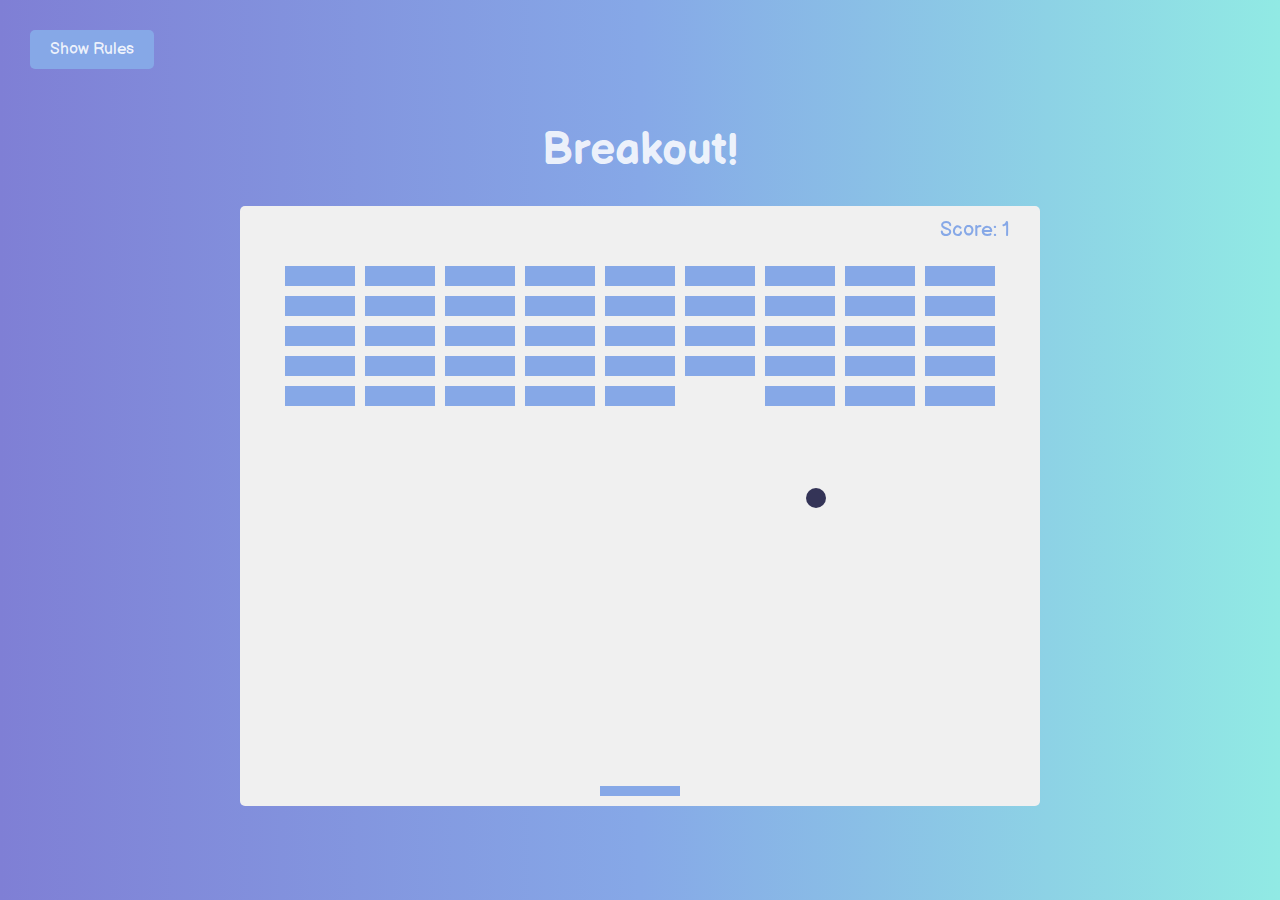
<file: assets/Games/Breakout Game/index.html>
<!DOCTYPE html>
<html lang="en">
  <head>
    <meta charset="UTF-8" />
    <meta name="viewport" content="width=device-width, initial-scale=1.0" />
    <link rel="stylesheet" href="style.css" />
    <title>Breakout Game</title>

    <link rel="icon" href="https://i.ibb.co/M6KTWnf/pic.jpg" />
  </head>
  <body>
    <h1>Breakout!</h1>
    <button id="rules-btn" class="btn rules-btn">Show Rules</button>
    <div id="rules" class="rules">
      <h2>How To Play:</h2>
      <p>
        Use your right and left keys to move the paddle to bounce the ball up
        and break the blocks.
      </p>
      <p>If you miss the ball, your score and the blocks will reset.</p>
      <button id="close-btn" class="btn">Close</button>
    </div>
    <canvas id="canvas"></canvas>
    <script src="script.js"></script>
  </body>
</html>
</file>
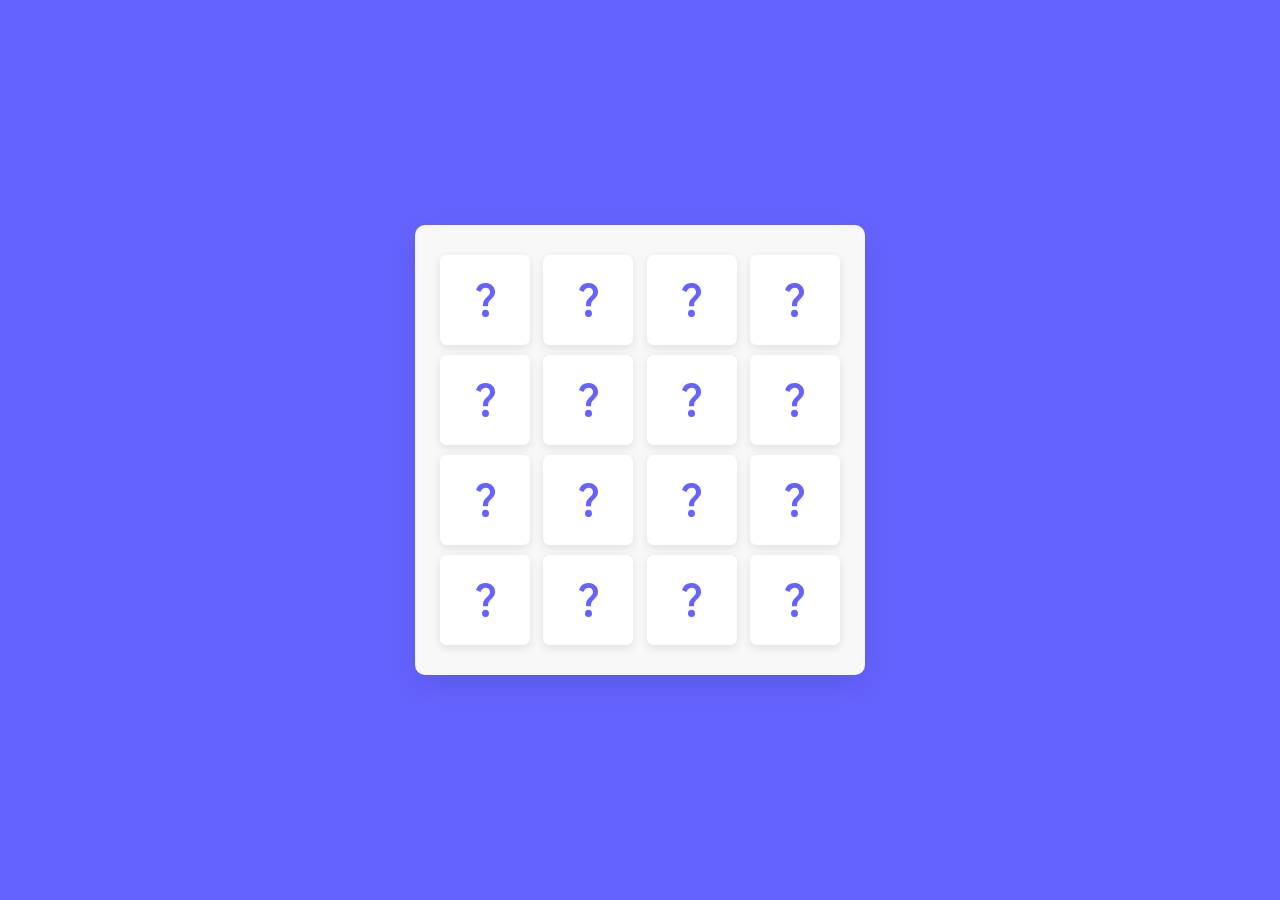
<file: assets/Games/Memory Card Game/index.html>
<!doctype html>
<html lang="en" dir="ltr"> 
 <head> 
  <meta charset="utf-8"> 
  <title>Talha - Memory Card Game</title> 

  <!-- 👇🏻👇🏻👇🏻👇🏻👇🏻👇🏻👇🏻👇🏻👇🏻👇🏻👇🏻👇🏻👇🏻👇🏻👇🏻👇🏻👇🏻👇🏻👇🏻👇🏻👇🏻👇🏻👇🏻👇🏻👇🏻👇🏻👇🏻👇🏻👇🏻👇🏻👇🏻👇🏻👇🏻👇🏻👇🏻👇🏻👇🏻👇🏻👇🏻👇🏻👇🏻👇🏻👇🏻-->
	<!-- Also uploaded the demo of this code in a gif : https://c.tenor.com/x8v1oNUOmg4AAAAd/tenor.gif-->
	<!-- 👆🏻👆🏻👆🏻👆🏻👆🏻👆🏻👆🏻👆🏻👆🏻👆🏻👆🏻👆🏻👆🏻👆🏻👆🏻👆🏻👆🏻👆🏻👆🏻👆🏻👆🏻👆🏻👆🏻👆🏻👆🏻👆🏻👆🏻👆🏻👆🏻👆🏻👆🏻👆🏻👆🏻👆🏻👆🏻👆🏻👆🏻👆🏻👆🏻👆🏻👆🏻👆🏻👆🏻-->

	<!-- 👇🏻👇🏻👇🏻👇🏻👇🏻👇🏻👇🏻👇🏻👇🏻👇🏻👇🏻👇🏻👇🏻👇🏻👇🏻👇🏻👇🏻👇🏻👇🏻👇🏻👇🏻👇🏻👇🏻👇🏻👇🏻👇🏻👇🏻👇🏻👇🏻👇🏻👇🏻👇🏻👇🏻👇🏻👇🏻👇🏻👇🏻👇🏻👇🏻👇🏻👇🏻👇🏻👇🏻-->
	<!-- More html-css-js Games Calculators Games Cards Elements Projects on https://www.github.com/he-is-talha --> 
	<!-- 👆🏻👆🏻👆🏻👆🏻👆🏻👆🏻👆🏻👆🏻👆🏻👆🏻👆🏻👆🏻👆🏻👆🏻👆🏻👆🏻👆🏻👆🏻👆🏻👆🏻👆🏻👆🏻👆🏻👆🏻👆🏻👆🏻👆🏻👆🏻👆🏻👆🏻👆🏻👆🏻👆🏻👆🏻👆🏻👆🏻👆🏻👆🏻👆🏻👆🏻👆🏻👆🏻👆🏻-->

	<link rel="icon" href="https://i.ibb.co/M6KTWnf/pic.jpg">
  <link rel="stylesheet" href="style.css"> 
  <meta name="viewport" content="width=device-width, initial-scale=1.0"> 
 </head> 
 <body> 
  <div class="wrapper"> 
   <ul class="cards"> 
    <li class="card"> 
     <div class="view front-view"> 
      <img src="images/que_icon.svg" alt="icon"> 
     </div> 
     <div class="view back-view"> 
      <img src="images/img-1.png" alt="card-img"> 
     </div> </li> 
    <li class="card"> 
     <div class="view front-view"> 
      <img src="images/que_icon.svg" alt="icon"> 
     </div> 
     <div class="view back-view"> 
      <img src="images/img-6.png" alt="card-img"> 
     </div> </li> 
    <li class="card"> 
     <div class="view front-view"> 
      <img src="images/que_icon.svg" alt="icon"> 
     </div> 
     <div class="view back-view"> 
      <img src="images/img-3.png" alt="card-img"> 
     </div> </li> 
    <li class="card"> 
     <div class="view front-view"> 
      <img src="images/que_icon.svg" alt="icon"> 
     </div> 
     <div class="view back-view"> 
      <img src="images/img-2.png" alt="card-img"> 
     </div> </li> 
    <li class="card"> 
     <div class="view front-view"> 
      <img src="images/que_icon.svg" alt="icon"> 
     </div> 
     <div class="view back-view"> 
      <img src="images/img-1.png" alt="card-img"> 
     </div> </li> 
    <li class="card"> 
     <div class="view front-view"> 
      <img src="images/que_icon.svg" alt="icon"> 
     </div> 
     <div class="view back-view"> 
      <img src="images/img-5.png" alt="card-img"> 
     </div> </li> 
    <li class="card"> 
     <div class="view front-view"> 
      <img src="images/que_icon.svg" alt="icon"> 
     </div> 
     <div class="view back-view"> 
      <img src="images/img-2.png" alt="card-img"> 
     </div> </li> 
    <li class="card"> 
     <div class="view front-view"> 
      <img src="images/que_icon.svg" alt="icon"> 
     </div> 
     <div class="view back-view"> 
      <img src="images/img-6.png" alt="card-img"> 
     </div> </li> 
    <li class="card"> 
     <div class="view front-view"> 
      <img src="images/que_icon.svg" alt="icon"> 
     </div> 
     <div class="view back-view"> 
      <img src="images/img-3.png" alt="card-img"> 
     </div> </li> 
    <li class="card"> 
     <div class="view front-view"> 
      <img src="images/que_icon.svg" alt="icon"> 
     </div> 
     <div class="view back-view"> 
      <img src="images/img-4.png" alt="card-img"> 
     </div> </li> 
    <li class="card"> 
     <div class="view front-view"> 
      <img src="images/que_icon.svg" alt="icon"> 
     </div> 
     <div class="view back-view"> 
      <img src="images/img-5.png" alt="card-img"> 
     </div> </li> 
    <li class="card"> 
     <div class="view front-view"> 
      <img src="images/que_icon.svg" alt="icon"> 
     </div> 
     <div class="view back-view"> 
      <img src="images/img-4.png" alt="card-img"> 
     </div> </li> 
    <li class="card"> 
     <div class="view front-view"> 
      <img src="images/que_icon.svg" alt="icon"> 
     </div> 
     <div class="view back-view"> 
      <img src="images/img-4.png" alt="card-img"> 
     </div> </li> 
    <li class="card"> 
     <div class="view front-view"> 
      <img src="images/que_icon.svg" alt="icon"> 
     </div> 
     <div class="view back-view"> 
      <img src="images/img-4.png" alt="card-img"> 
     </div> </li> 
    <li class="card"> 
     <div class="view front-view"> 
      <img src="images/que_icon.svg" alt="icon"> 
     </div> 
     <div class="view back-view"> 
      <img src="images/img-4.png" alt="card-img"> 
     </div> </li> 
    <li class="card"> 
     <div class="view front-view"> 
      <img src="images/que_icon.svg" alt="icon"> 
     </div> 
     <div class="view back-view"> 
      <img src="images/img-4.png" alt="card-img"> 
     </div> </li> 
   </ul> 
  </div> 
  <script src="script.js"></script> 
 
</body></html>
</file>
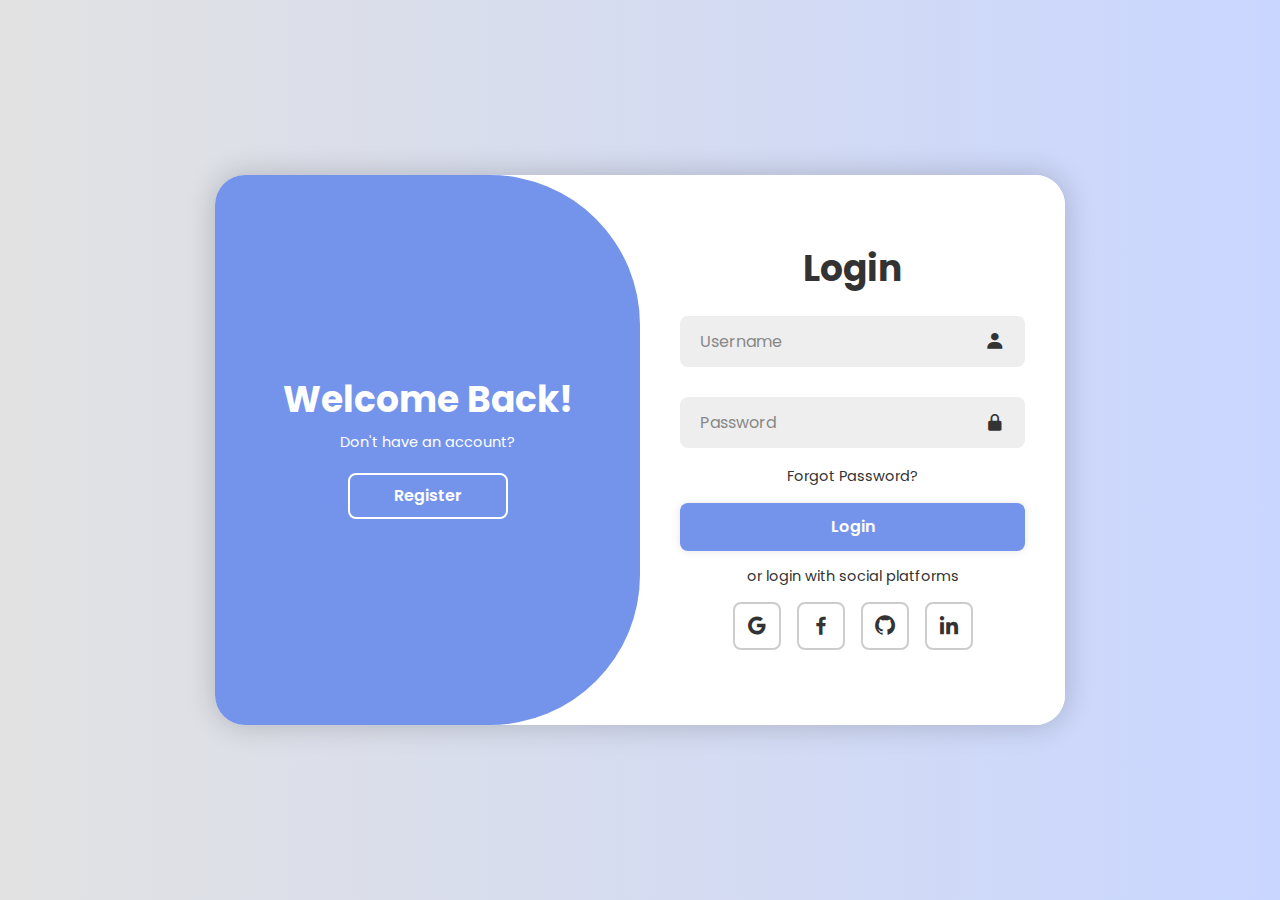
<file: LoginSignup.html>
<!DOCTYPE html>
<html lang="en">
  <head>
    <meta charset="UTF-8" />
    <meta name="viewport" content="width=device-width, initial-scale=1.0" />
    <title>Login/Signup Form</title>
    <link rel="stylesheet" href="./login.css" />
    <link
      href="https://unpkg.com/boxicons@2.1.4/css/boxicons.min.css"
      rel="stylesheet"
    />
  </head>
  <body>
    <div class="container">
      <div class="form-box login">
        <form id="loginForm">
          <h1>Login</h1>
          <div class="input-box">
            <input
              type="text"
              id="loginUsername"
              placeholder="Username"
              required
            />
            <i class="bx bxs-user"></i>
          </div>
          <div class="input-box">
            <input
              type="password"
              id="loginPassword"
              placeholder="Password"
              required
            />
            <i class="bx bxs-lock-alt"></i>
          </div>
          <div class="forgot-link">
            <a href="#">Forgot Password?</a>
          </div>
          <button type="submit" class="btn">Login</button>
          <div id="loginError" class="error-message"></div>
          <p>or login with social platforms</p>
          <div class="social-icons">
            <a href="#"><i class="bx bxl-google"></i></a>
            <a href="#"><i class="bx bxl-facebook"></i></a>
            <a href="#"><i class="bx bxl-github"></i></a>
            <a href="#"><i class="bx bxl-linkedin"></i></a>
          </div>
        </form>
      </div>

      <div class="form-box register">
        <form id="registerForm">
          <h1>Registration</h1>
          <div class="input-box">
            <input
              type="text"
              id="registerUsername"
              placeholder="Username"
              required
            />
            <i class="bx bxs-user"></i>
          </div>
          <div class="input-box">
            <input
              type="email"
              id="registerEmail"
              placeholder="Email"
              required
            />
            <i class="bx bxs-envelope"></i>
          </div>
          <div class="input-box">
            <input
              type="password"
              id="registerPassword"
              placeholder="Password"
              required
            />
            <i class="bx bxs-lock-alt"></i>
          </div>
          <button type="submit" class="btn">Register</button>
          <div id="registerError" class="error-message"></div>
          <div id="registerSuccess" class="success-message"></div>
          <p>or register with social platforms</p>
          <div class="social-icons">
            <a href="#"><i class="bx bxl-google"></i></a>
            <a href="#"><i class="bx bxl-facebook"></i></a>
            <a href="#"><i class="bx bxl-github"></i></a>
            <a href="#"><i class="bx bxl-linkedin"></i></a>
          </div>
        </form>
      </div>

      <div class="toggle-box">
        <div class="toggle-panel toggle-left">
          <h1>Welcome Back!</h1>
          <p>Don't have an account?</p>
          <button class="btn register-btn">Register</button>
        </div>

        <div class="toggle-panel toggle-right">
          <h1>Hello, Welcome!</h1>
          <p>Already have an account?</p>
          <button class="btn login-btn">Login</button>
        </div>
      </div>
    </div>

    <script src="./login.js"></script>
  </body>
</html>
</file>
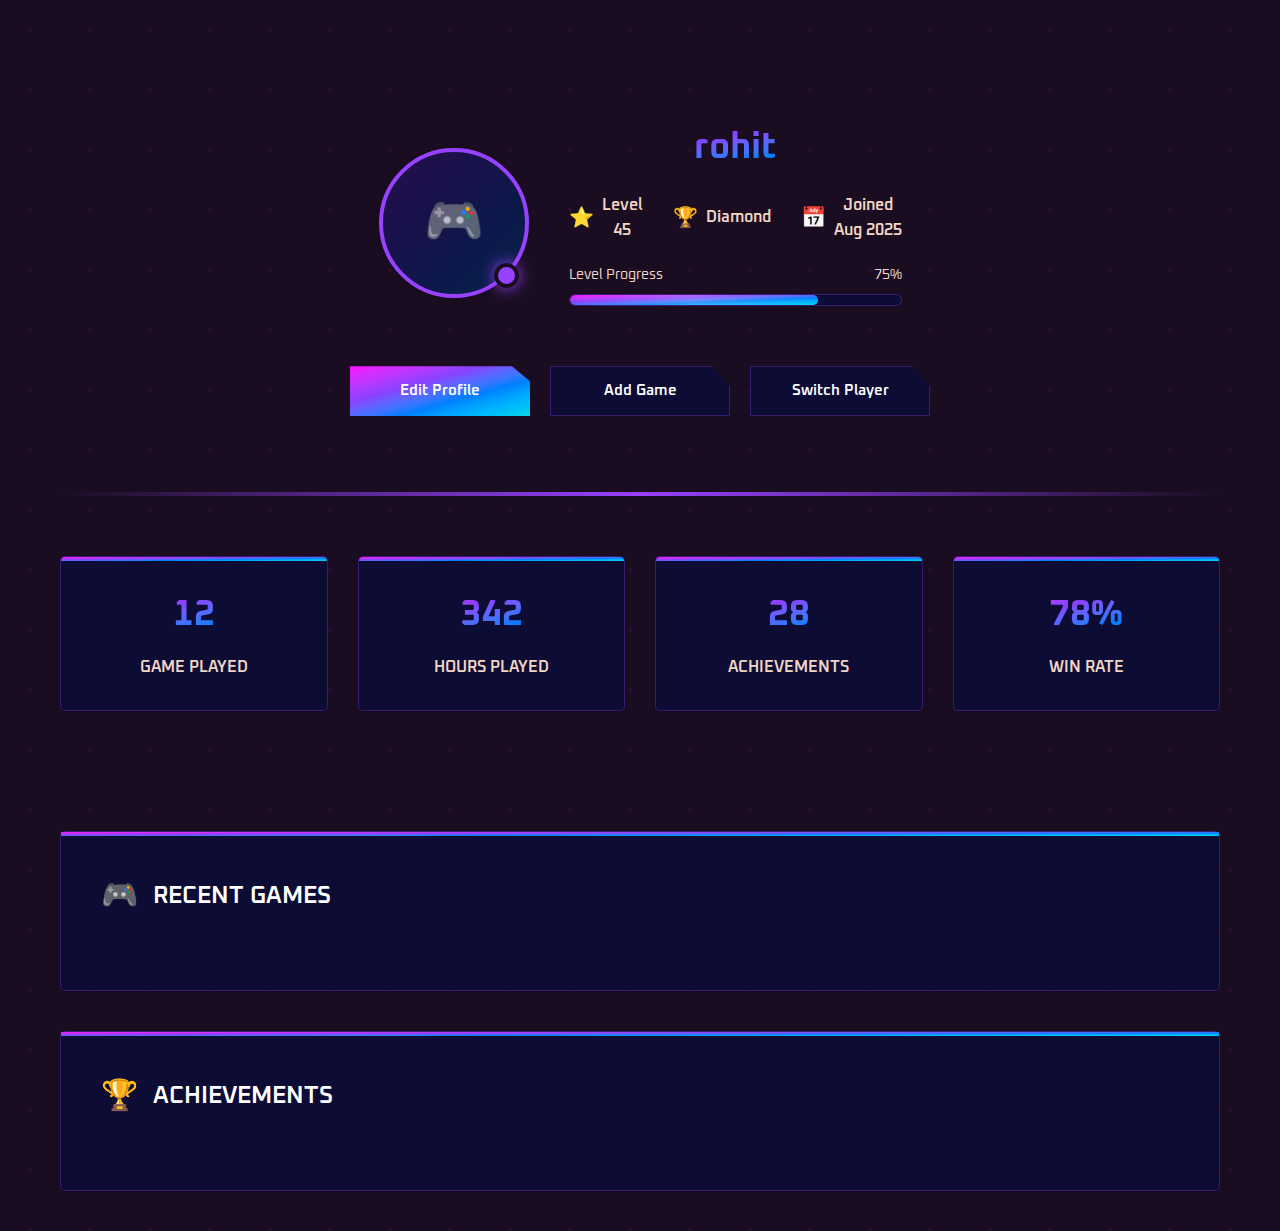
<file: profile.html>
<!DOCTYPE html>
<html lang="en">
<head>
    <meta charset="UTF-8">
    <meta name="viewport" content="width=device-width, initial-scale=1.0">
    <title>GameHub - Player Profile</title>
    <link rel="preconnect" href="https://fonts.googleapis.com">
    <link rel="preconnect" href="https://fonts.gstatic.com" crossorigin>
    <link href="https://fonts.googleapis.com/css2?family=Oxanium:wght@400;600;700&family=Work+Sans:wght@400;500;600;700&display=swap" rel="stylesheet">
    <style>

        :root {
          /**
           * COLORS
           */

          /* background color */
          --bg-purple: hsla(267, 100%, 63%, 1);
          --bg-purple-alpha-30: hsla(267, 100%, 63%, 0.3);
          --bg-dark-purple: hsla(279, 42%, 9%, 1);
          --bg-oxford-blue: hsla(240, 63%, 13%, 1);
          --bg-oxford-blue-alpha-95: hsla(240, 63%, 13%, 0.95);
          --bg-oxford-blue-alpha-90: hsla(240, 63%, 13%, 0.9);
          --bg-oxford-blue-alpha-80: hsla(240, 63%, 13%, 0.8);

          /* gradient color */
          --gradient-1: linear-gradient(
            to right bottom,
            hsl(299, 100%, 52%),
            hsl(291, 100%, 58%),
            hsl(283, 100%, 60%),
            hsl(273, 100%, 62%),
            hsl(262, 100%, 63%),
            hsl(242, 100%, 69%),
            hsl(223, 100%, 62%),
            hsl(210, 100%, 50%),
            hsl(203, 100%, 50%),
            hsl(198, 100%, 50%),
            hsl(192, 100%, 48%),
            hsl(185, 90%, 48%)
          );
          --gradient-2: linear-gradient(
            90deg,
            transparent 0%,
            #9841ff 50%,
            transparent 100%
          );

          /* text color */
          --text-white: hsla(0, 0%, 100%, 1);
          --text-gainsboro: hsla(0, 0%, 87%, 1);
          --text-champagne-pink: hsla(23, 61%, 86%, 1);
          --text-purple: hsla(267, 100%, 63%, 1);

          /* border color */
          --border-space-cadet: hsl(240, 45%, 17%);
          --border-purple-alpha-30: hsla(267, 100%, 63%, 0.3);

          /**
           * TYPOGRAPHY
           */

          /* font family */
          --fontFamily-oxanium: "Oxanium", cursive;
          --fontFamily-work-sans: "Work Sans", sans-serif;

          /* font size */
          --fontSize-1: 3.6rem;
          --fontSize-2: 2.4rem;
          --fontSize-3: 2rem;
          --fontSize-4: 1.7rem;
          --fontSize-5: 1.6rem;
          --fontSize-6: 1.5rem;
          --fontSize-7: 1.4rem;
          --fontSize-8: 1.2rem;

          /* font weight */
          --weight-regular: 400;
          --weight-semiBold: 600;
          --weight-bold: 700;

          /**
           * SPACING
           */

          --section-spacing: 60px;

          /**
           * BOX SHADOW
           */

          --shadow: 0px 2px 5px 0px hsla(0, 0%, 0%, 0.2);

          /**
           * BORDER RADIUS
           */

          --radius-circle: 50%;
          --radius-5: 5px;
          --radius-3: 3px;

          /**
           * CLIP PATH
           */

          --clip-path-1: polygon(0 0, 100% 0, 100% 0, 0 0);
          --clip-path-2: polygon(0 0, 100% 0, 100% 100%, 0 100%);
          --clip-path-3: polygon(0% 0%, 90% 0, 100% 30%, 100% 100%, 0 100%);
          --clip-path-4: polygon(90% 0, 100% 40%, 100% 100%, 0 100%, 0 0);
          --clip-path-5: polygon(100% 0, 100% 100%, 10% 100%, 0 60%, 0 0);
          --clip-path-6: polygon(10% 0, 100% 0, 100% 100%, 0 100%, 0 40%);
          --clip-path-7: polygon(100% 0, 100% 60%, 90% 100%, 0 100%, 0 0);
          --clip-path-8: polygon(0% 0%, 70% 0, 100% 30%, 100% 100%, 0 100%);
          --clip-path-9: polygon(0 0, 90% 0, 100% 100%, 0% 100%);

          /**
           * TRANSITION
           */

          --transition-1: 250ms ease;
          --transition-2: 500ms ease;
          --cubic-out: cubic-bezier(0.05, 0.83, 0.52, 0.97);
        }

        /*-----------------------------------*\
          #RESET
        \*-----------------------------------*/

        *,
        *::before,
        *::after {
          margin: 0;
          padding: 0;
          box-sizing: border-box;
        }

        li {
          list-style: none;
        }

        a,
        img,
        time,
        span,
        input,
        button,
        textarea {
          display: block;
        }

        a {
          color: inherit;
          text-decoration: none;
        }

        img {
          height: auto;
        }

        input,
        button,
        textarea {
          background: none;
          border: none;
          font: inherit;
        }

        input,
        textarea {
          width: 100%;
        }

        button {
          cursor: pointer;
        }

        address {
          font-style: normal;
        }

        html {
          font-size: 10px;
          scroll-behavior: smooth;
        }

        body {
          background-color: var(--bg-dark-purple);
          background-image: url("data:image/svg+xml,%3Csvg width='60' height='60' viewBox='0 0 60 60' xmlns='http://www.w3.org/2000/svg'%3E%3Cg fill='none' fill-rule='evenodd'%3E%3Cg fill='%239C27B0' fill-opacity='0.1'%3E%3Ccircle cx='30' cy='30' r='2'/%3E%3C/g%3E%3C/g%3E%3C/svg%3E");
          color: var(--text-gainsboro);
          font-family: var(--fontFamily-oxanium);
          font-size: var(--fontSize-4);
          font-weight: var(--weight-regular);
          line-height: 1.6;
          overflow-x: hidden;
        }

        ::-webkit-scrollbar {
          width: 8px;
        }

        ::-webkit-scrollbar-track {
          background-color: var(--bg-dark-purple);
        }

        ::-webkit-scrollbar-thumb {
          background-color: var(--bg-purple);
        }

        /*-----------------------------------*\
          #REUSED STYLE
        \*-----------------------------------*/

        .container {
          max-width: 1200px;
          margin-inline: auto;
          padding-inline: 20px;
        }

        .has-before,
        .has-after {
          position: relative;
          z-index: 1;
        }

        .has-before::before,
        .has-after::after {
          content: "";
          position: absolute;
        }

        .title {
          color: var(--text-white);
        }

        .h1,
        .h3 {
          line-height: 1.3;
        }

        .h1 {
          font-size: var(--fontSize-1);
          font-weight: var(--weight-semiBold);
        }

        .h2 {
          font-size: var(--fontSize-2);
          line-height: 1.4;
        }

        .h3 {
          font-size: var(--fontSize-3);
        }

        .section-title {
          text-align: center;
          margin-block: 10px;
          text-transform: uppercase;
        }

        .section-title .span {
          display: inline;
          color: var(--text-purple);
        }

        .btn {
          position: relative;
          background-image: var(--gradient-1);
          color: var(--text-white);
          font-size: var(--fontSize-6);
          font-weight: var(--weight-semiBold);
          max-width: max-content;
          min-width: 180px;
          height: 50px;
          display: grid;
          place-items: center;
          padding-inline: 30px;
          clip-path: var(--clip-path-3);
          overflow: hidden;
          transition: var(--transition-1);
        }

        .btn::before {
          content: "";
          position: absolute;
          top: var(--top, 50%);
          left: var(--left, 50%);
          width: 250%;
          padding-block-end: 250%;
          background-color: var(--bg-purple);
          transform: translate(-50%, -50%) scale(0);
          border-radius: var(--radius-circle);
          z-index: -1;
          transition: transform var(--transition-2);
        }

        .btn:is(:hover, :focus-visible)::before {
          transform: translate(-50%, -50%) scale(1);
        }

        .btn.secondary {
          background: var(--bg-oxford-blue-alpha-90);
          border: 1px solid var(--border-purple-alpha-30);
          clip-path: var(--clip-path-4);
        }

        .w-100 {
          width: 100%;
        }

        .section {
          padding-block: var(--section-spacing);
        }

        /*-----------------------------------*\
          #PROFILE STYLES
        \*-----------------------------------*/

        .profile-hero {
          padding-block: 120px 80px;
          text-align: center;
          position: relative;
        }

        .profile-hero::before {
          background-image: var(--gradient-2);
          bottom: 0;
          left: 0;
          width: 100%;
          height: 4px;
          z-index: 1;
        }

        .profile-header {
          display: flex;
          align-items: center;
          justify-content: center;
          gap: 40px;
          margin-bottom: 40px;
          flex-wrap: wrap;
        }

        .avatar-container {
          position: relative;
        }

        .avatar {
          width: 150px;
          height: 150px;
          border-radius: var(--radius-circle);
          border: 4px solid var(--bg-purple);
          background: var(--bg-oxford-blue);
          display: flex;
          align-items: center;
          justify-content: center;
          font-size: 4.8rem;
          color: var(--text-purple);
          box-shadow: var(--shadow);
          position: relative;
          overflow: hidden;
        }

        .avatar::before {
          content: "";
          position: absolute;
          inset: 0;
          background-image: var(--gradient-1);
          opacity: 0.1;
          transition: var(--transition-1);
        }

        .avatar:hover::before {
          opacity: 0.2;
        }

        .status-indicator {
          position: absolute;
          bottom: 10px;
          right: 10px;
          width: 25px;
          height: 25px;
          background: var(--bg-purple);
          border-radius: var(--radius-circle);
          border: 4px solid var(--bg-dark-purple);
          box-shadow: 0 0 15px var(--bg-purple);
        }

        .profile-info h1 {
          font-size: var(--fontSize-1);
          margin-bottom: 15px;
          background-image: var(--gradient-1);
          -webkit-background-clip: text;
          -webkit-text-fill-color: transparent;
          background-clip: text;
        }

        .profile-meta {
          display: flex;
          gap: 30px;
          justify-content: center;
          flex-wrap: wrap;
          margin-bottom: 20px;
        }

        .meta-item {
          display: flex;
          align-items: center;
          gap: 8px;
          font-size: var(--fontSize-5);
          font-weight: var(--weight-semiBold);
          color: var(--text-champagne-pink);
        }

        .meta-icon {
          color: var(--text-purple);
          font-size: 2rem;
        }

        .level-progress {
          max-width: 400px;
          margin: 20px auto;
        }

        .progress-label {
          display: flex;
          justify-content: space-between;
          margin-bottom: 8px;
          font-size: var(--fontSize-7);
          color: var(--text-champagne-pink);
        }

        .progress-bar {
          width: 100%;
          height: 12px;
          background: var(--bg-oxford-blue);
          border-radius: 6px;
          overflow: hidden;
          border: 1px solid var(--border-purple-alpha-30);
        }

        .progress-fill {
          height: 100%;
          background-image: var(--gradient-1);
          border-radius: 6px;
          transition: width var(--transition-2);
          position: relative;
        }

        .progress-fill::after {
          content: "";
          position: absolute;
          top: 0;
          left: 0;
          right: 0;
          bottom: 0;
          background: linear-gradient(90deg, transparent, rgba(255,255,255,0.2), transparent);
          animation: shimmer 2s infinite;
        }

        @keyframes shimmer {
          0% { transform: translateX(-100%); }
          100% { transform: translateX(100%); }
        }

        .controls {
          display: flex;
          gap: 20px;
          justify-content: center;
          flex-wrap: wrap;
          margin-top: 30px;
        }

        /*-----------------------------------*\
          #STATS SECTION
        \*-----------------------------------*/

        .stats-grid {
          display: grid;
          grid-template-columns: repeat(auto-fit, minmax(250px, 1fr));
          gap: 30px;
          margin-bottom: 60px;
        }

        .stat-card {
          background-color: var(--bg-oxford-blue-alpha-90);
          box-shadow: var(--shadow);
          border: 1px solid var(--border-purple-alpha-30);
          border-radius: var(--radius-5);
          padding: 30px;
          text-align: center;
          position: relative;
          overflow: hidden;
          transition: transform var(--transition-1);
        }

        .stat-card::before {
          content: "";
          position: absolute;
          top: 0;
          left: 0;
          width: 100%;
          height: 4px;
          background-image: var(--gradient-1);
        }

        .stat-card:hover {
          transform: translateY(-5px);
        }

        .stat-number {
          font-size: var(--fontSize-1);
          font-weight: var(--weight-bold);
          color: var(--text-white);
          margin-bottom: 10px;
          background-image: var(--gradient-1);
          -webkit-background-clip: text;
          -webkit-text-fill-color: transparent;
          background-clip: text;
        }

        .stat-label {
          font-size: var(--fontSize-5);
          color: var(--text-champagne-pink);
          text-transform: uppercase;
          font-weight: var(--weight-semiBold);
        }

        /*-----------------------------------*\
          #GAMES & ACHIEVEMENTS
        \*-----------------------------------*/

        .profile-section {
          background-color: var(--bg-oxford-blue-alpha-90);
          box-shadow: var(--shadow);
          border: 1px solid var(--border-purple-alpha-30);
          border-radius: var(--radius-5);
          padding: 40px;
          margin-bottom: 40px;
          position: relative;
        }

        .profile-section::before {
          content: "";
          position: absolute;
          top: 0;
          left: 0;
          width: 100%;
          height: 4px;
          background-image: var(--gradient-1);
        }

        .section-header {
          display: flex;
          align-items: center;
          gap: 15px;
          margin-bottom: 30px;
        }

        .section-icon {
          font-size: 3rem;
          color: var(--text-purple);
        }

        .section-header h2 {
          color: var(--text-white);
          font-size: var(--fontSize-2);
          font-weight: var(--weight-semiBold);
          text-transform: uppercase;
        }

        .games-grid {
          display: grid;
          grid-template-columns: repeat(auto-fit, minmax(300px, 1fr));
          gap: 20px;
        }

        .game-card {
          background: var(--bg-dark-purple);
          border: 1px solid var(--border-purple-alpha-30);
          border-radius: var(--radius-5);
          padding: 20px;
          display: flex;
          align-items: center;
          gap: 20px;
          transition: all var(--transition-1);
          position: relative;
          overflow: hidden;
        }

        .game-card::before {
          content: "";
          position: absolute;
          left: 0;
          top: 0;
          bottom: 0;
          width: 4px;
          background-image: var(--gradient-1);
        }

        .game-card:hover {
          transform: translateX(10px);
          border-color: var(--bg-purple);
        }

        .game-icon {
          width: 60px;
          height: 60px;
          background-image: var(--gradient-1);
          border-radius: var(--radius-5);
          display: flex;
          align-items: center;
          justify-content: center;
          font-weight: var(--weight-bold);
          color: var(--text-white);
          font-size: var(--fontSize-4);
          flex-shrink: 0;
        }

        .game-info h3 {
          color: var(--text-white);
          font-size: var(--fontSize-4);
          font-weight: var(--weight-semiBold);
          margin-bottom: 5px;
        }

        .game-meta {
          display: flex;
          flex-direction: column;
          gap: 3px;
        }

        .game-meta span {
          font-size: var(--fontSize-7);
          color: var(--text-champagne-pink);
        }

        .game-rank {
          color: var(--text-purple);
          font-weight: var(--weight-semiBold);
        }

        /*-----------------------------------*\
          #ACHIEVEMENTS
        \*-----------------------------------*/

        .achievements-grid {
          display: grid;
          grid-template-columns: repeat(auto-fit, minmax(280px, 1fr));
          gap: 20px;
        }

        .achievement {
          background: var(--bg-dark-purple);
          border: 1px solid var(--border-purple-alpha-30);
          border-radius: var(--radius-5);
          padding: 20px;
          display: flex;
          align-items: center;
          gap: 15px;
          transition: all var(--transition-1);
          position: relative;
          overflow: hidden;
        }

        .achievement.unlocked {
          border-color: var(--bg-purple);
        }

        .achievement.unlocked::before {
          content: "";
          position: absolute;
          left: 0;
          top: 0;
          bottom: 0;
          width: 4px;
          background-image: var(--gradient-1);
        }

        .achievement-icon {
          width: 50px;
          height: 50px;
          background-image: var(--gradient-1);
          border-radius: var(--radius-circle);
          display: flex;
          align-items: center;
          justify-content: center;
          font-size: 2.4rem;
          flex-shrink: 0;
        }

        .achievement.locked .achievement-icon {
          background: var(--bg-oxford-blue);
          color: var(--text-gainsboro);
          opacity: 0.5;
        }

        .achievement-info h4 {
          color: var(--text-white);
          font-size: var(--fontSize-5);
          font-weight: var(--weight-semiBold);
          margin-bottom: 5px;
        }

        .achievement.locked .achievement-info h4 {
          opacity: 0.6;
        }

        .achievement-description {
          font-size: var(--fontSize-7);
          color: var(--text-champagne-pink);
        }

        .achievement.locked .achievement-description {
          opacity: 0.5;
        }

        /*-----------------------------------*\
          #MODAL
        \*-----------------------------------*/

        .modal {
          display: none;
          position: fixed;
          top: 0;
          left: 0;
          width: 100%;
          height: 100%;
          background: rgba(0, 0, 0, 0.8);
          z-index: 1000;
          backdrop-filter: blur(5px);
        }

        .modal-content {
          position: absolute;
          top: 50%;
          left: 50%;
          transform: translate(-50%, -50%);
          background: var(--bg-oxford-blue);
          padding: 40px;
          border-radius: var(--radius-5);
          width: 90%;
          max-width: 500px;
          border: 1px solid var(--border-purple-alpha-30);
          box-shadow: var(--shadow);
        }

        .modal-content::before {
          content: "";
          position: absolute;
          top: 0;
          left: 0;
          width: 100%;
          height: 4px;
          background-image: var(--gradient-1);
        }

        .close {
          position: absolute;
          top: 15px;
          right: 20px;
          font-size: 3rem;
          cursor: pointer;
          color: var(--text-purple);
          transition: var(--transition-1);
        }

        .close:hover {
          color: var(--text-white);
        }

        .modal h2 {
          color: var(--text-white);
          margin-bottom: 30px;
          text-transform: uppercase;
        }

        .input-group {
          margin-bottom: 20px;
        }

        .input-group label {
          display: block;
          margin-bottom: 8px;
          color: var(--text-purple);
          font-size: var(--fontSize-5);
          font-weight: var(--weight-semiBold);
          text-transform: uppercase;
        }

        .input-group input,
        .input-group select {
          width: 100%;
          padding: 15px;
          background: var(--bg-dark-purple);
          border: 1px solid var(--border-purple-alpha-30);
          border-radius: var(--radius-3);
          color: var(--text-white);
          font-size: var(--fontSize-5);
          transition: var(--transition-1);
        }

        .input-group input:focus,
        .input-group select:focus {
          outline: none;
          border-color: var(--bg-purple);
          box-shadow: 0 0 10px var(--bg-purple-alpha-30);
        }

        .input-group input::placeholder {
          color: var(--text-gainsboro);
          opacity: 0.6;
        }

        /*-----------------------------------*\
          #RESPONSIVE
        \*-----------------------------------*/

        @media (max-width: 768px) {
          .profile-header {
            flex-direction: column;
            text-align: center;
          }

          .profile-meta {
            flex-direction: column;
            gap: 15px;
          }

          .stats-grid {
            grid-template-columns: repeat(2, 1fr);
            gap: 20px;
          }

          .games-grid {
            grid-template-columns: 1fr;
          }

          .achievements-grid {
            grid-template-columns: 1fr;
          }

          .controls {
            flex-direction: column;
            align-items: center;
          }

          .container {
            padding-inline: 15px;
          }

          .profile-section {
            padding: 25px;
          }
        }

        @media (max-width: 480px) {
          .avatar {
            width: 120px;
            height: 120px;
            font-size: 3.6rem;
          }

          .profile-info h1 {
            font-size: 2.8rem;
          }

          .stats-grid {
            grid-template-columns: 1fr;
          }
        }
    </style>
</head>
<body>
    <div class="container">
        <!-- Profile Hero Section -->
        <section class="profile-hero has-before">
            <div class="profile-header">
                <div class="avatar-container">
                    <div class="avatar" id="playerAvatar">🎮</div>
                    <div class="status-indicator"></div>
                </div>
                <div class="profile-info">
                    <h1 class="title" id="playerName">rohit</h1>
                    <div class="profile-meta">
                        <div class="meta-item">
                            <span class="meta-icon">⭐</span>
                            <span>Level <span id="playerLevel">45</span></span>
                        </div>
                        <div class="meta-item">
                            <span class="meta-icon">🏆</span>
                            <span id="playerRank">Diamond</span>
                        </div>
                        <div class="meta-item">
                            <span class="meta-icon">📅</span>
                            <span>Joined <span id="joinDate">Aug 2025</span></span>
                        </div>
                    </div>
                    <div class="level-progress">
                        <div class="progress-label">
                            <span>Level Progress</span>
                            <span>75%</span>
                        </div>
                        <div class="progress-bar">
                            <div class="progress-fill" id="levelProgress" style="width: 75%"></div>
                        </div>
                    </div>
                </div>
            </div>

            <div class="controls">
                <button class="btn" onclick="openEditProfile()">Edit Profile</button>
                <button class="btn secondary" onclick="addGame()">Add Game</button>
                <!--<button class="btn secondary" onclick="exportData()">Export Data</button>-->
                <button class="btn secondary" onclick="switchProfile()">Switch Player</button>
            </div>
        </section>

        <!-- Stats Section -->
        <section class="section">
            <div class="stats-grid">
                <div class="stat-card">
                    <div class="stat-number" id="totalGames">12</div>
                    <div class="stat-label">Game Played</div>
                </div>
                <div class="stat-card">
                    <div class="stat-number" id="totalHours">342</div>
                    <div class="stat-label">Hours Played</div>
                </div>
                <div class="stat-card">
                    <div class="stat-number" id="totalAchievements">28</div>
                    <div class="stat-label">Achievements</div>
                </div>
                <div class="stat-card">
                    <div class="stat-number" id="winRate">78%</div>
                    <div class="stat-label">Win Rate</div>
                </div>
            </div>
        </section>

        <!-- Recent Games Section -->
        <section class="profile-section">
            <div class="section-header">
                <span class="section-icon">🎮</span>
                <h2>Recent Games</h2>
            </div>
            <div class="games-grid" id="gamesGrid">
                <!-- Games will be populated by JavaScript -->
            </div>
        </section>

        <!-- Achievements Section -->
        <section class="profile-section">
            <div class="section-header">
                <span class="section-icon">🏆</span>
                <h2>Achievements</h2>
            </div>
            <div class="achievements-grid" id="achievementsGrid">
                <!-- Achievements will be populated by JavaScript -->
            </div>
        </section>
    </div>

    <!-- Edit Profile Modal -->
    <div id="editModal" class="modal">
        <div class="modal-content">
            <span class="close" onclick="closeEditProfile()">&times;</span>
            <h2 class="title">Edit Profile</h2>
            <div class="input-group">
                <label>Player Name</label>
                <input type="text" id="editName" placeholder="Enter player name">
            </div>
            <div class="input-group">
                <label>Avatar</label>
                <select id="editAvatar">
                    <option value="🎮">🎮 Gaming</option>
                    <option value="⚔️">⚔️ Warrior</option>
                    <option value="🏹">🏹 Archer</option>
                    <option value="🧙">🧙 Wizard</option>
                    <option value="
</file>
<file: assets/Games/Breakout Game/style.css>
@import url("https://fonts.googleapis.com/css2?family=Balsamiq+Sans:wght@400;700&display=swap");

:root {
  --background-color: #7f7fd5;
  --background-secondary-color: #91eae4;
  --canvas-color: #f0f0f0;
  --text-color: rgba(255, 255, 255, 0.87);
  --sidebar-color: #343457;
  --button-color: #86a8e7;
  --hover-color: #7db3e3;
}

* {
  box-sizing: border-box;
}

body {
  background-color: var(--background-color);
  background: linear-gradient(
    to right,
    var(--background-color),
    var(--button-color),
    var(--background-secondary-color)
  );
  font-family: "Balsamiq Sans", cursive;
  display: flex;
  flex-direction: column;
  align-items: center;
  justify-content: center;
  min-height: 100vh;
  margin: 0;
}

h1 {
  font-size: 2.75rem;
  color: var(--text-color);
}

canvas {
  background-color: var(--canvas-color);
  display: block;
  border-radius: 5px;
  width: 800px;
  max-width: 96%;
}

.btn {
  cursor: pointer;
  border: 0;
  padding: 0.625rem 1.25rem;
  background-color: var(--button-color);
  color: var(--text-color);
  border-radius: 5px;
  font-family: inherit;
  font-size: 1rem;
}

.btn:focus {
  outline: 0;
}

.btn:hover {
  background-color: var(--hover-color);
}

.btn:active {
  transform: scale(0.98);
}

.rules-btn {
  position: absolute;
  top: 1.875rem;
  left: 1.875rem;
}

.rules {
  position: absolute;
  top: 0;
  left: 0;
  background-color: var(--sidebar-color);
  color: var(--text-color);
  min-height: 100vh;
  width: 400px;
  padding: 3rem;
  line-height: 1.5;
  transform: translateX(-400px);
  transition: transform 1s ease-in-out;
}

.rules.show {
  transform: translateX(0);
}
</file>
<file: assets/Games/Memory Card Game/style.css>
/* Import Google Font - Poppins */
@import url('https://fonts.googleapis.com/css2?family=Poppins:wght@400;500;600;700&display=swap');
*{
  margin: 0;
  padding: 0;
  box-sizing: border-box;
  font-family: 'Poppins', sans-serif;
}
body{
  display: flex;
  align-items: center;
  justify-content: center;
  min-height: 100vh;
  background: #6563FF;
}
.wrapper{
  padding: 25px;
  border-radius: 10px;
  background: #F8F8F8;
  box-shadow: 0 10px 30px rgba(0,0,0,0.1);
}
.cards, .card, .view{
  display: flex;
  align-items: center;
  justify-content: center;
}
.cards{
  height: 400px;
  width: 400px;
  flex-wrap: wrap;
  justify-content: space-between;
}
.cards .card{
  cursor: pointer;
  list-style: none;
  user-select: none;
  position: relative;
  perspective: 1000px;
  transform-style: preserve-3d;
  height: calc(100% / 4 - 10px);
  width: calc(100% / 4 - 10px);
}
.card.shake{
  animation: shake 0.35s ease-in-out;
}
@keyframes shake {
  0%, 100%{
    transform: translateX(0);
  }
  20%{
    transform: translateX(-13px);
  }
  40%{
    transform: translateX(13px);
  }
  60%{
    transform: translateX(-8px);
  }
  80%{
    transform: translateX(8px);
  }
}
.card .view{
  width: 100%;
  height: 100%;
  position: absolute;
  border-radius: 7px;
  background: #fff;
  pointer-events: none;
  backface-visibility: hidden;
  box-shadow: 0 3px 10px rgba(0,0,0,0.1);
  transition: transform 0.25s linear;
}
.card .front-view img{
  width: 19px;
}
.card .back-view img{
  max-width: 45px;
}
.card .back-view{
  transform: rotateY(-180deg);
}
.card.flip .back-view{
  transform: rotateY(0);
}
.card.flip .front-view{
  transform: rotateY(180deg);
}

@media screen and (max-width: 700px) {
  .cards{
    height: 350px;
    width: 350px;
  }
  .card .front-view img{
    width: 17px;
  }
  .card .back-view img{
    max-width: 40px;
  }
}

@media screen and (max-width: 530px) {
  .cards{
    height: 300px;
    width: 300px;
  }
  .card .front-view img{
    width: 15px;
  }
  .card .back-view img{
    max-width: 35px;
  }
}
</file>
<file: login.css>
@import url("https://fonts.googleapis.com/css2?family=Poppins:ital,wght@0,100;0,200;0,300;0,400;0,500;0,600;0,700;0,800;0,900;1,100;1,200;1,300;1,400;1,500;1,600;1,700;1,800;1,900&display=swap");

* {
  margin: 0;
  padding: 0;
  box-sizing: border-box;
  font-family: "Poppins", sans-serif;
  text-decoration: none;
  list-style: none;
}

body {
  display: flex;
  justify-content: center;
  align-items: center;
  min-height: 100vh;
  background: linear-gradient(90deg, #e2e2e2, #c9d6ff);
}

.container {
  position: relative;
  width: 850px;
  height: 550px;
  background: #fff;
  margin: 20px;
  border-radius: 30px;
  box-shadow: 0 0 30px rgba(0, 0, 0, 0.2);
  overflow: hidden;
}

.container h1 {
  font-size: 36px;
  margin: -10px 0;
}

.container p {
  font-size: 14.5px;
  margin: 15px 0;
}

form {
  width: 100%;
}

.form-box {
  position: absolute;
  right: 0;
  width: 50%;
  height: 100%;
  background: #fff;
  display: flex;
  align-items: center;
  color: #333;
  text-align: center;
  padding: 40px;
  z-index: 1;
  transition: 0.6s ease-in-out 1.2s, visibility 0s 1s;
}

.container.active .form-box {
  right: 50%;
}

.form-box.register {
  visibility: hidden;
}

.container.active .form-box.register {
  visibility: visible;
}

.input-box {
  position: relative;
  margin: 30px 0;
}

.input-box input {
  width: 100%;
  padding: 13px 50px 13px 20px;
  background: #eee;
  border-radius: 8px;
  border: none;
  outline: none;
  font-size: 16px;
  color: #333;
  font-weight: 500;
}

.input-box input::placeholder {
  color: #888;
  font-weight: 400;
}

.input-box i {
  position: absolute;
  right: 20px;
  top: 50%;
  transform: translateY(-50%);
  font-size: 20px;
}

.forgot-link {
  margin: -15px 0 15px;
}

.forgot-link a {
  font-size: 14.5px;
  color: #333;
}

.btn {
  width: 100%;
  height: 48px;
  background: #7494ec;
  border-radius: 8px;
  box-shadow: 0 0 10px rgba(0, 0, 0, 0.1);
  border: none;
  cursor: pointer;
  font-size: 16px;
  color: #fff;
  font-weight: 600;
}

.error-message {
  color: #e74c3c;
  font-size: 14px;
  margin: 10px 0;
  text-align: center;
}

.success-message {
  color: #27ae60;
  font-size: 14px;
  margin: 10px 0;
  text-align: center;
}

.social-icons {
  display: flex;
  justify-content: center;
}

.social-icons a {
  display: inline-flex;
  padding: 10px;
  border: 2px solid #ccc;
  border-radius: 8px;
  font-size: 24px;
  color: #333;
  margin: 0 8px;
}

.toggle-box {
  position: absolute;
  width: 100%;
  height: 100%;
}

.toggle-box::before {
  content: "";
  position: absolute;
  left: -250%;
  width: 300%;
  height: 100%;
  background: #7494ec;
  border-radius: 150px;
  z-index: 2;
  transition: 1.8s ease-in-out;
}

.container.active .toggle-box::before {
  left: 50%;
}

.toggle-panel {
  position: absolute;
  width: 50%;
  height: 100%;
  color: #fff;
  display: flex;
  flex-direction: column;
  justify-content: center;
  align-items: center;
  z-index: 2;
  transition: 0.6s ease-in-out;
}

.toggle-panel.toggle-left {
  left: 0;
  transition-delay: 1.2s;
}

.container.active .toggle-panel.toggle-left {
  left: -50%;
  transition-delay: 0.6s;
}

.toggle-panel.toggle-right {
  right: -50%;
  transition-delay: 0.6s;
}

.container.active .toggle-panel.toggle-right {
  right: 0;
  transition-delay: 1.2s;
}

.toggle-panel p {
  margin-bottom: 20px;
}

.toggle-panel .btn {
  width: 160px;
  height: 46px;
  background: transparent;
  border: 2px solid #fff;
  box-shadow: none;
}

@media screen and (max-width: 650px) {
  .container {
    height: calc(100vh - 40px);
  }

  .form-box {
    bottom: 0;
    width: 100%;
    height: 70%;
  }

  .container.active .form-box {
    right: 0;
    bottom: 30%;
  }

  .toggle-box::before {
    left: 0;
    top: -270%;
    width: 100%;
    height: 300%;
    border-radius: 20vw;
  }

  .container.active .toggle-box::before {
    left: 0;
    top: 70%;
  }

  .container.active .toggle-panel.toggle-left {
    left: 0;
    top: -30%;
  }

  .toggle-panel {
    width: 100%;
    height: 30%;
  }

  .toggle-panel.toggle-left {
    top: 0;
  }

  .toggle-panel.toggle-right {
    right: 0;
    bottom: -30%;
  }

  .container.active .toggle-panel.toggle-right {
    bottom: 0;
  }
}

@media screen and (max-width: 400px) {
  .form-box {
    padding: 20px;
  }

  .toggle-panel h1 {
    font-size: 30px;
  }
}
</file>
